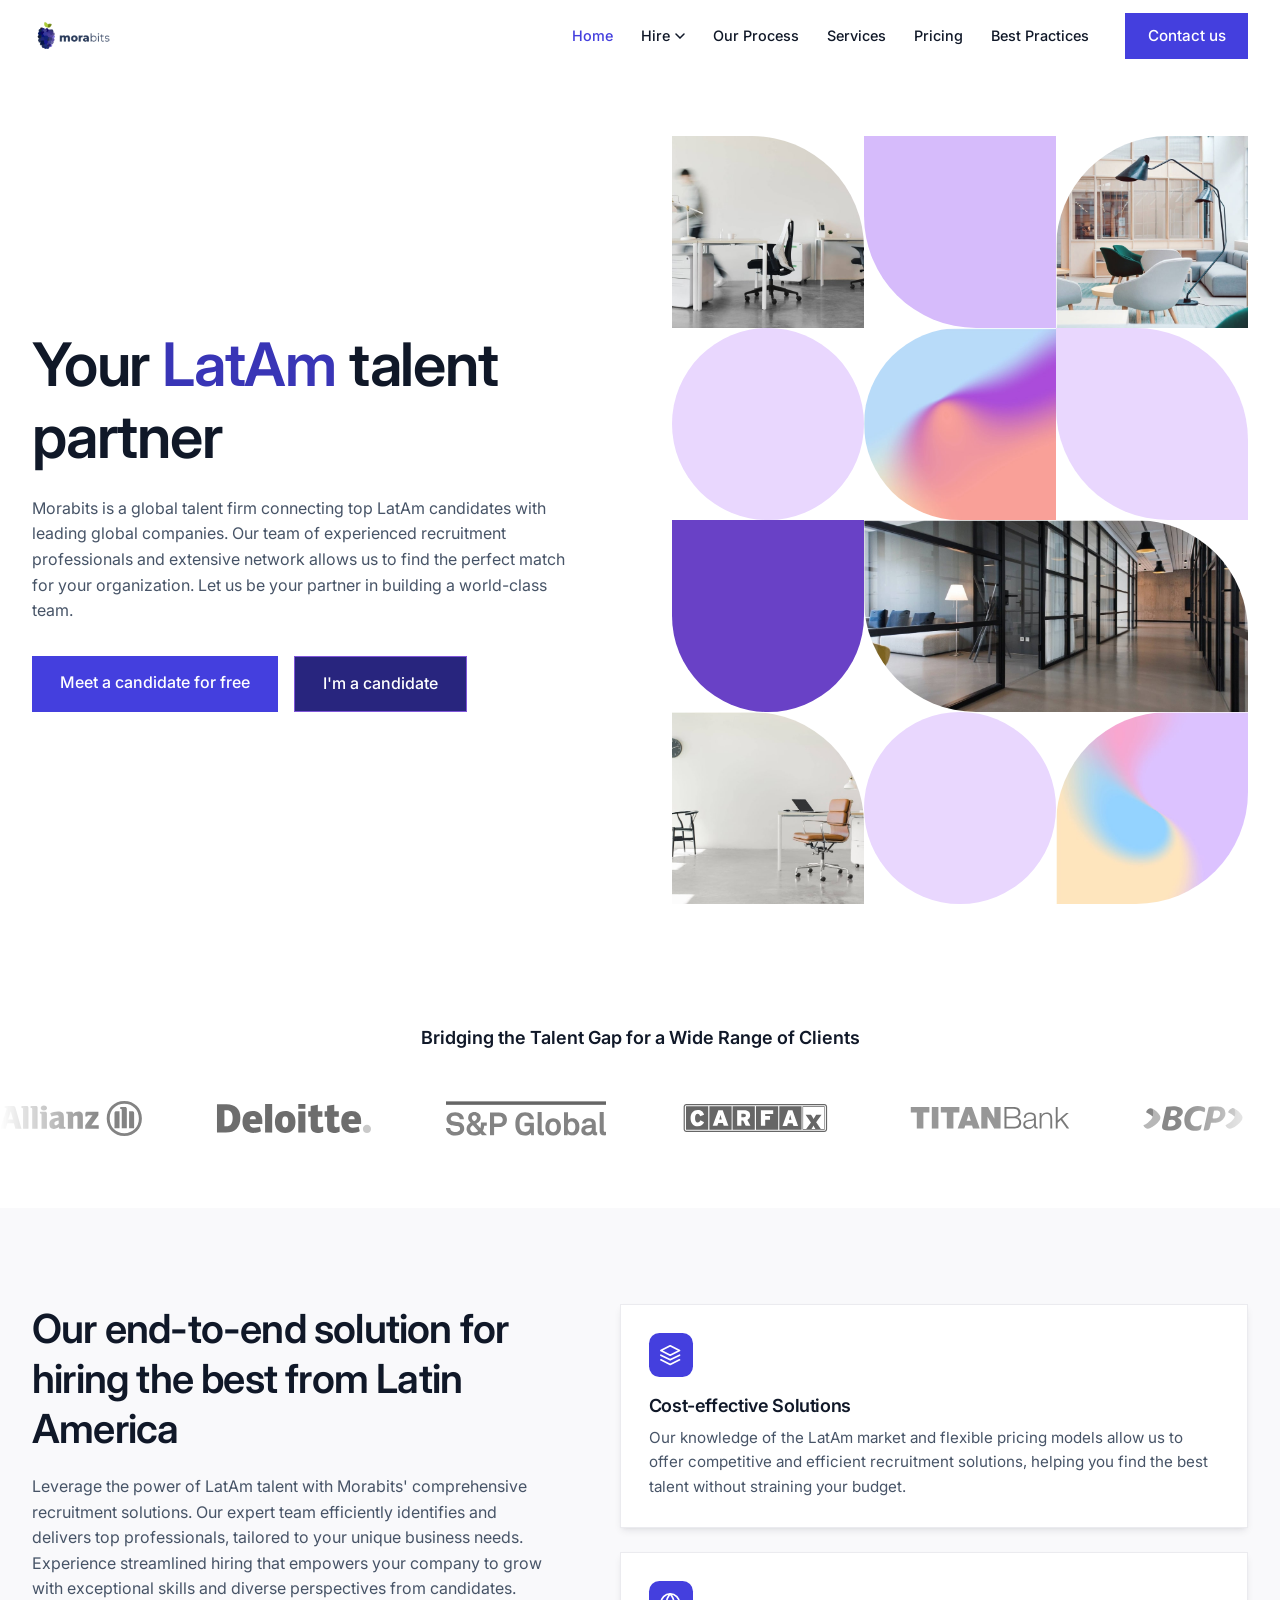
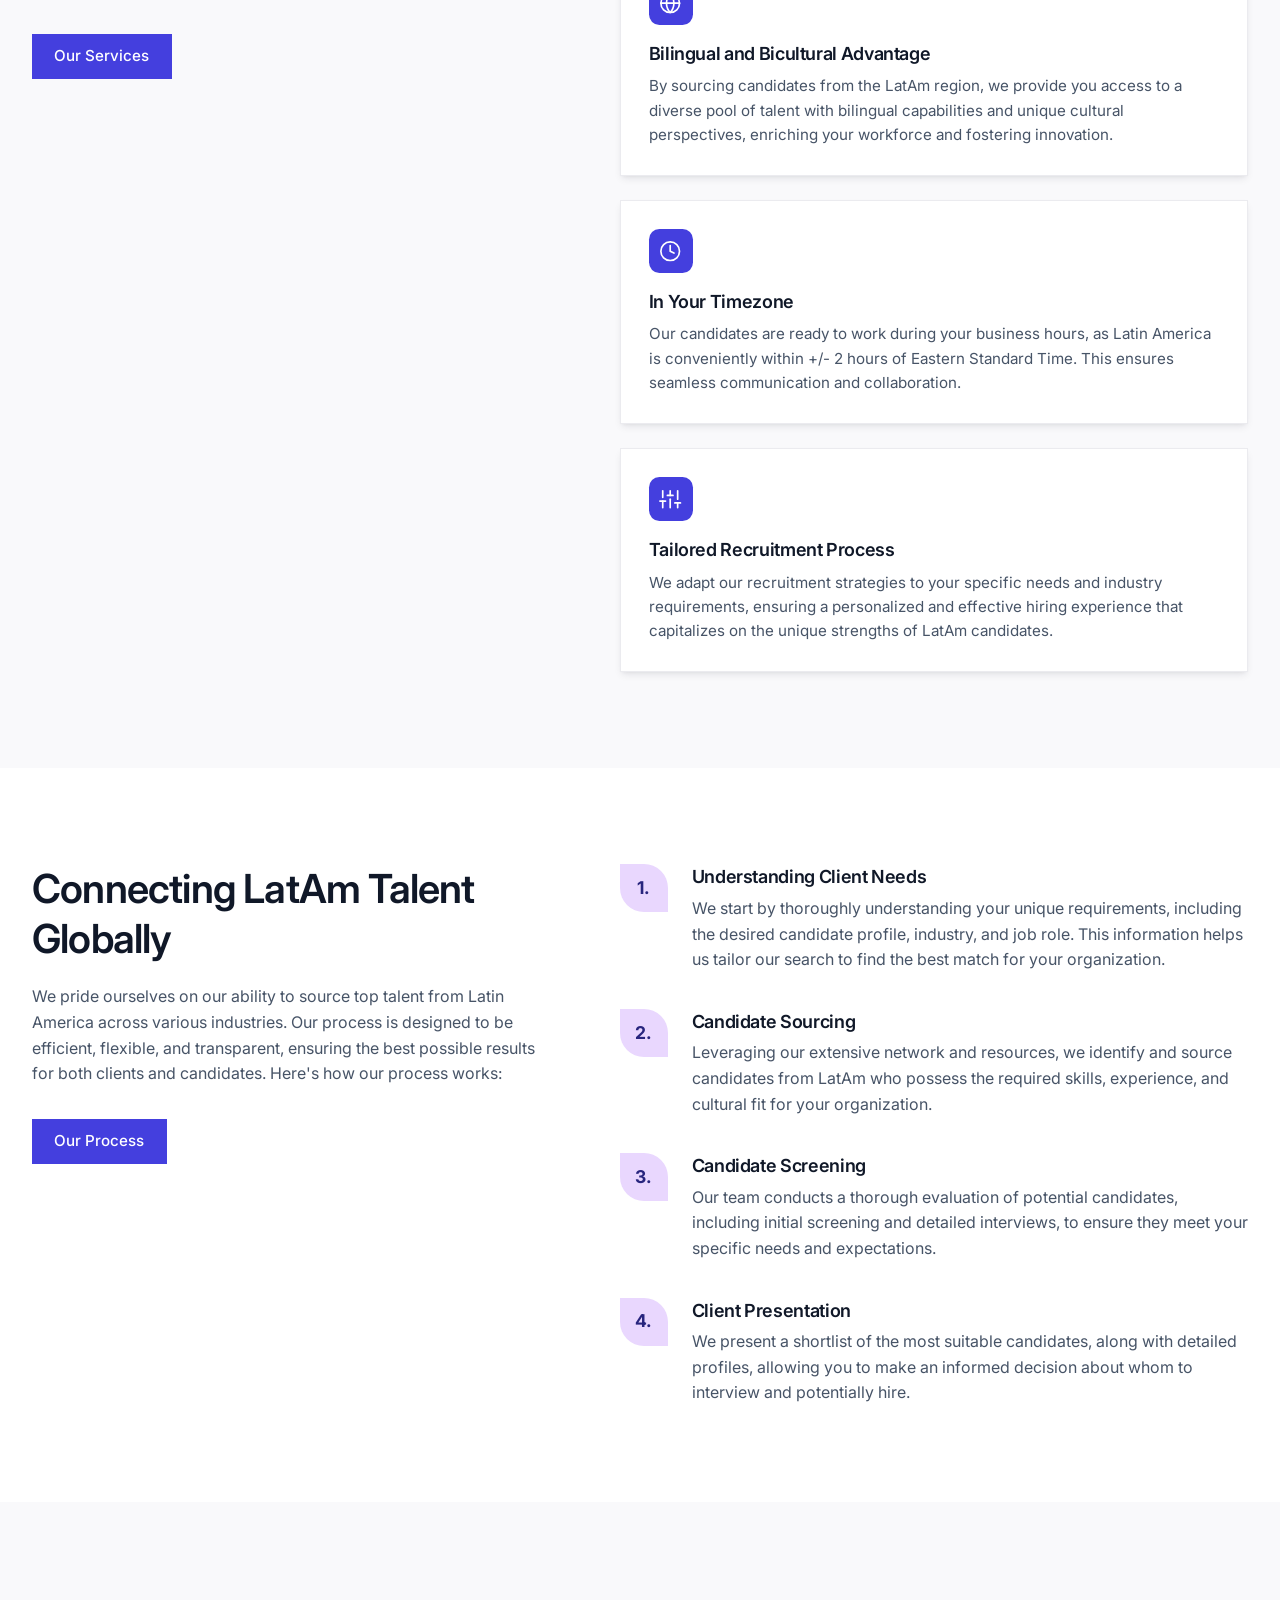
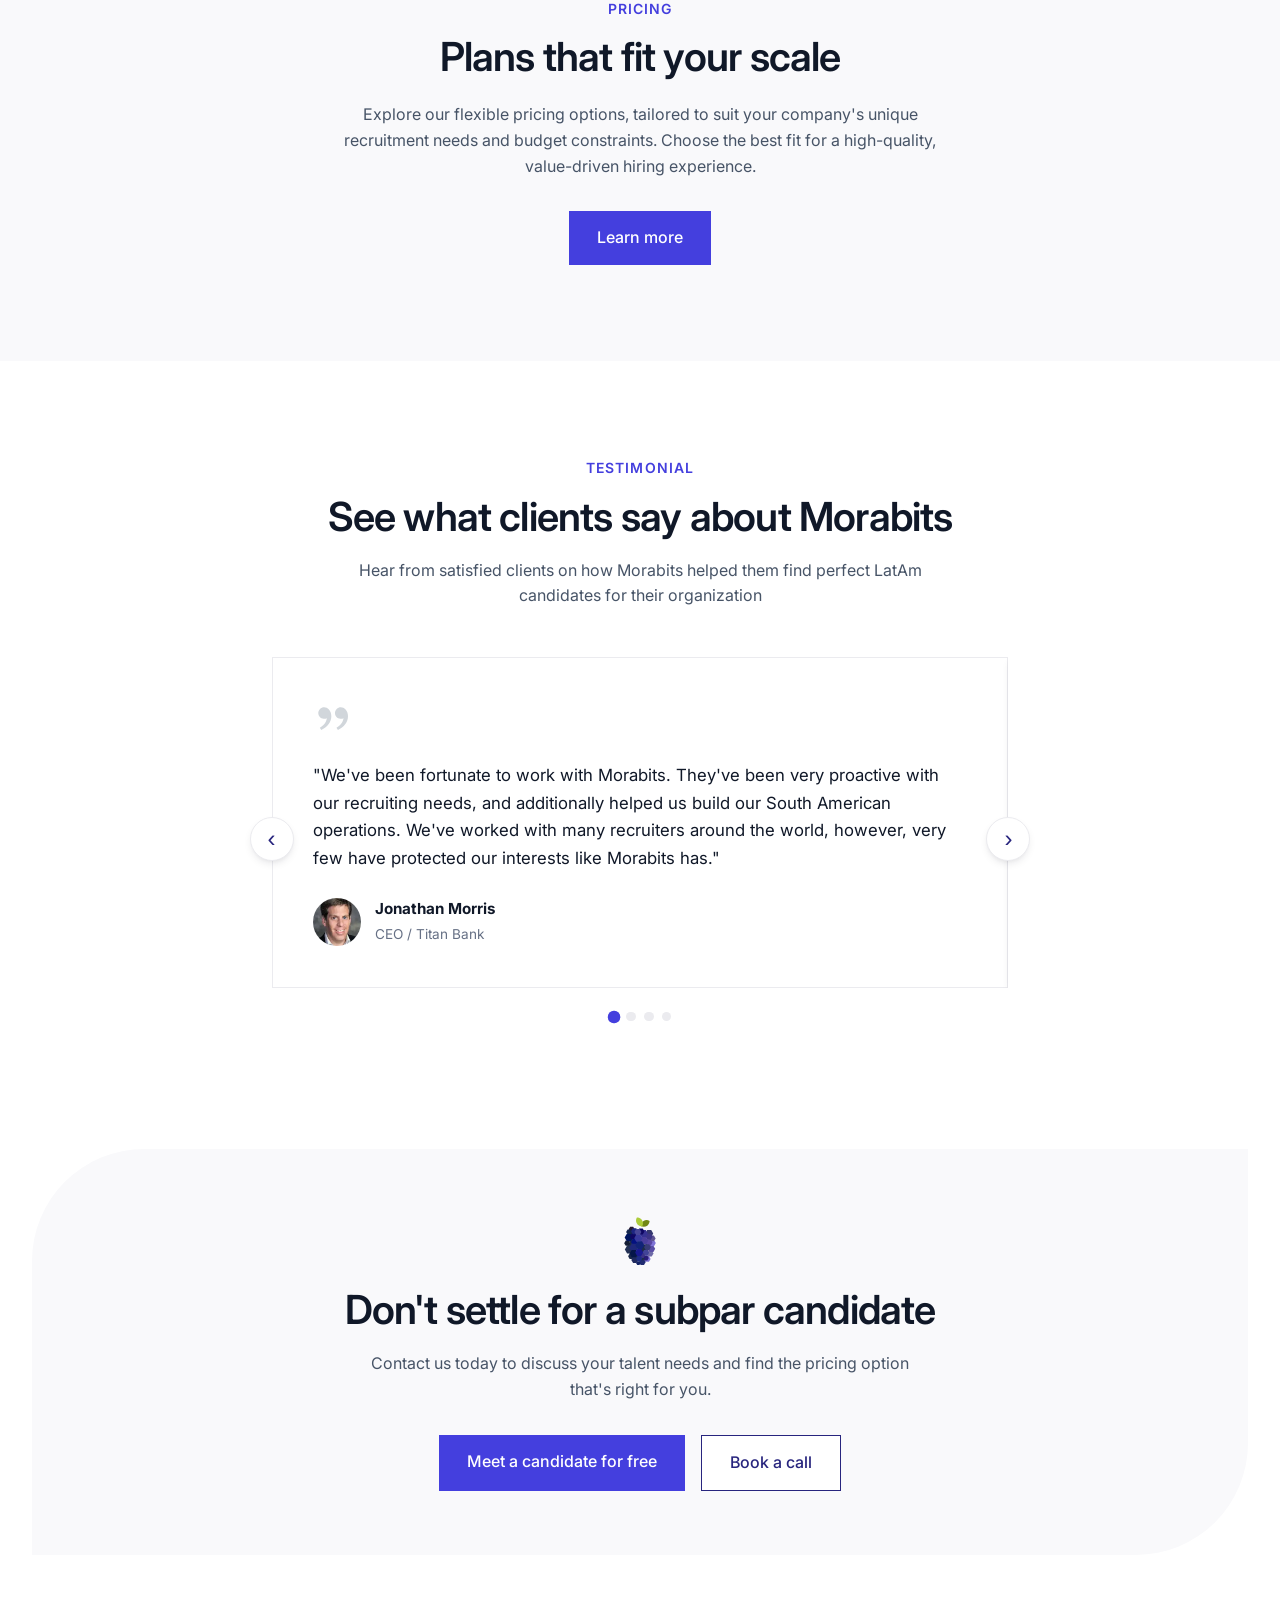
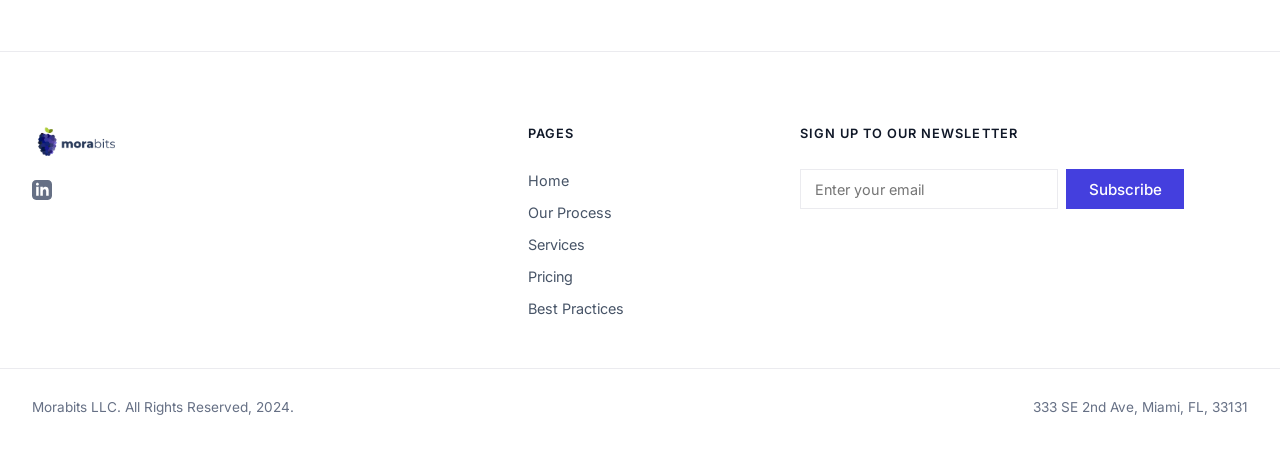
<file: index.html>
<!DOCTYPE html>
<html lang="en">
<head>
  <meta charset="utf-8">
  <meta name="viewport" content="width=device-width, initial-scale=1">
  <title>Morabits – Your LatAm headhunting partner</title>
  <meta name="description" content="Morabits is a global talent firm connecting top LatAm candidates with leading global companies.">
  <link rel="icon" type="image/svg+xml" href="assets/morabits_mora.svg">
  <link rel="preconnect" href="https://fonts.googleapis.com">
  <link rel="preconnect" href="https://fonts.gstatic.com" crossorigin>
  <link href="https://fonts.googleapis.com/css2?family=Inter:wght@200;300;400;500;600;700;800&display=swap" rel="stylesheet">
  <link rel="stylesheet" href="css/style.css">
</head>
<body>

  <!-- ============ NAVBAR ============ -->
  <header class="navbar" id="navbar">
    <div class="container nav-inner">
      <a href="#home" class="nav-logo" aria-label="Morabits home">
        <img src="assets/morabits_logo.png" alt="Morabits" height="34">
      </a>

      <nav class="nav-menu" id="navMenu">
        <a href="#home" class="nav-link is-active">Home</a>

        <div class="nav-dropdown">
          <button class="nav-link nav-dd-toggle" aria-expanded="false">
            Hire
            <svg width="10" height="6" viewBox="0 0 10 6" fill="none"><path d="M1 1l4 4 4-4" stroke="currentColor" stroke-width="1.5" stroke-linecap="round"/></svg>
          </button>
          <div class="nav-dd-panel">
            <div class="nav-dd-grid">
              <div class="nav-dd-col">
                <p class="nav-dd-label">Engineering &amp; Design</p>
                <a href="https://form.typeform.com/to/HAAGqLdA">Software Engineer</a>
                <a href="https://form.typeform.com/to/HAAGqLdA">Front-End Engineer</a>
                <a href="https://form.typeform.com/to/HAAGqLdA">Back-End Engineer</a>
                <a href="https://form.typeform.com/to/HAAGqLdA">Mobile Developer</a>
                <a href="https://form.typeform.com/to/HAAGqLdA">DevOps Engineer</a>
                <a href="https://form.typeform.com/to/HAAGqLdA">Data Engineer</a>
                <a href="https://form.typeform.com/to/HAAGqLdA">QA Engineer</a>
                <a href="https://form.typeform.com/to/HAAGqLdA">UX/UI Designer</a>
                <a href="https://form.typeform.com/to/HAAGqLdA">Graphic Designer</a>
              </div>
              <div class="nav-dd-col">
                <p class="nav-dd-label">Marketing &amp; Sales</p>
                <a href="https://form.typeform.com/to/HAAGqLdA">SDR</a>
                <a href="https://form.typeform.com/to/HAAGqLdA">Community Manager</a>
                <a href="https://form.typeform.com/to/HAAGqLdA">Digital Marketing Manager</a>
                <a href="https://form.typeform.com/to/HAAGqLdA">Email Marketing Specialist</a>
                <a href="https://form.typeform.com/to/HAAGqLdA">Growth Marketing Manager</a>
                <a href="https://form.typeform.com/to/HAAGqLdA">Inbound Sales Rep</a>
                <a href="https://form.typeform.com/to/HAAGqLdA">Outbound Sales Rep</a>
                <a href="https://form.typeform.com/to/HAAGqLdA">Marketing Assistant</a>
                <a href="https://form.typeform.com/to/HAAGqLdA">Copywriter</a>
              </div>
              <div class="nav-dd-col">
                <p class="nav-dd-label">Finance</p>
                <a href="https://form.typeform.com/to/HAAGqLdA">Accountant</a>
                <a href="https://form.typeform.com/to/HAAGqLdA">Bookkeeper</a>
                <a href="https://form.typeform.com/to/HAAGqLdA">Financial Analyst</a>
                <a href="https://form.typeform.com/to/HAAGqLdA">Investment Analyst</a>
                <a href="https://form.typeform.com/to/HAAGqLdA">Payroll Specialist</a>
                <a href="https://form.typeform.com/to/HAAGqLdA">Staff Accountant</a>
              </div>
              <div class="nav-dd-col">
                <p class="nav-dd-label">Operations</p>
                <a href="https://form.typeform.com/to/HAAGqLdA">Customer Support Rep</a>
                <a href="https://form.typeform.com/to/HAAGqLdA">Executive Assistant</a>
                <a href="https://form.typeform.com/to/HAAGqLdA">Recruiter</a>
                <a href="https://form.typeform.com/to/HAAGqLdA">Virtual Assistant</a>
              </div>
            </div>
          </div>
        </div>

        <a href="#process" class="nav-link">Our Process</a>
        <a href="#services" class="nav-link">Services</a>
        <a href="#pricing" class="nav-link">Pricing</a>
        <a href="#testimonials" class="nav-link">Best Practices</a>
        <a href="https://form.typeform.com/to/HAAGqLdA" class="btn btn-primary nav-cta">Contact us</a>
      </nav>

      <button class="nav-burger" id="navBurger" aria-label="Open menu" aria-expanded="false">
        <span></span><span></span><span></span>
      </button>
    </div>
  </header>

  <!-- ============ HERO ============ -->
  <section class="hero" id="home">
    <div class="container hero-grid">
      <div class="hero-content reveal">
        <h1>Your <span class="accent">LatAm</span> talent partner</h1>
        <p class="hero-sub">Morabits is a global talent firm connecting top LatAm candidates with leading global companies. Our team of experienced recruitment professionals and extensive network allows us to find the perfect match for your organization. Let us be your partner in building a world-class team.</p>
        <div class="hero-actions">
          <a href="https://form.typeform.com/to/HAAGqLdA" class="btn btn-primary btn-lg">Meet a candidate for free</a>
          <a href="https://form.typeform.com/to/HAAGqLdA" class="btn btn-dark btn-lg">I'm a candidate</a>
        </div>
      </div>

      <div class="hero-mosaic reveal" aria-hidden="true">
        <img class="m01" src="assets/shape-11.jpg" alt="">
        <div  class="m02 shape-fill lilac"></div>
        <img class="m03" src="assets/shape-04.jpg" alt="">
        <div  class="m04 shape-fill lavender circle"></div>
        <img class="m05" src="assets/shape-06.jpg" alt="">
        <div  class="m06 shape-fill lavender"></div>
        <div  class="m07 shape-fill violet"></div>
        <img class="m08" src="assets/shape-02.jpg" alt="">
        <img class="m09" src="assets/shape-08.jpg" alt="">
        <div  class="m10 shape-fill lavender circle"></div>
        <img class="m11" src="assets/shape-01.jpg" alt="">
      </div>
    </div>
  </section>

  <!-- ============ CLIENT LOGOS ============ -->
  <section class="logos" id="clients">
    <div class="container">
      <p class="logos-title reveal">Bridging the Talent Gap for a Wide Range of Clients</p>
    </div>
    <div class="marquee reveal" aria-label="Client logos">
      <div class="marquee-track">
        <!-- set 1 -->
        <img src="assets/client_allianz.svg" alt="Allianz">
        <img src="assets/client_deloitte.svg" alt="Deloitte">
        <img src="assets/client_spglobal.svg" alt="S&amp;P Global">
        <img src="assets/client_carfax.svg" alt="CARFAX">
        <img src="assets/client_titanbank.svg" alt="Titan Bank">
        <img src="assets/client_bcp.svg" alt="BCP">
        <img src="assets/client_factoryfix.png" alt="FactoryFix">
        <img src="assets/client_hydepark.png" alt="Hyde Park">
        <img src="assets/client_shipit.png" alt="Shipit">
        <img src="assets/client_psa.png" alt="PSA Peugeot Citroën">
        <img src="assets/client_passthekeys.png" alt="Pass the Keys">
        <img src="assets/client_gradient.png" alt="Gradient">
        <img src="assets/client_bloack.webp" alt="Bloack">
        <img src="assets/client_civic.png" alt="Civic">
        <img src="assets/client_logodark.png" alt="Client logo">
        <!-- set 2 (duplicate for seamless loop) -->
        <img src="assets/client_allianz.svg" alt="">
        <img src="assets/client_deloitte.svg" alt="">
        <img src="assets/client_spglobal.svg" alt="">
        <img src="assets/client_carfax.svg" alt="">
        <img src="assets/client_titanbank.svg" alt="">
        <img src="assets/client_bcp.svg" alt="">
        <img src="assets/client_factoryfix.png" alt="">
        <img src="assets/client_hydepark.png" alt="">
        <img src="assets/client_shipit.png" alt="">
        <img src="assets/client_psa.png" alt="">
        <img src="assets/client_passthekeys.png" alt="">
        <img src="assets/client_gradient.png" alt="">
        <img src="assets/client_bloack.webp" alt="">
        <img src="assets/client_civic.png" alt="">
        <img src="assets/client_logodark.png" alt="">
      </div>
    </div>
  </section>

  <!-- ============ SERVICES ============ -->
  <section class="section section-soft" id="services">
    <div class="container services-grid">
      <div class="services-intro reveal">
        <h2>Our end-to-end solution for hiring the best from Latin America</h2>
        <p>Leverage the power of LatAm talent with Morabits' comprehensive recruitment solutions. Our expert team efficiently identifies and delivers top professionals, tailored to your unique business needs. Experience streamlined hiring that empowers your company to grow with exceptional skills and diverse perspectives from candidates.</p>
        <a href="#process" class="btn btn-primary">Our Services</a>
      </div>
      <div class="services-cards">
        <article class="card reveal">
          <div class="card-icon">
            <svg viewBox="0 0 24 24" fill="none" stroke="currentColor" stroke-width="1.8" stroke-linecap="round" stroke-linejoin="round"><path d="M12 2 2 7l10 5 10-5-10-5Z"/><path d="m2 12 10 5 10-5"/><path d="m2 17 10 5 10-5"/></svg>
          </div>
          <h3>Cost-effective Solutions</h3>
          <p>Our knowledge of the LatAm market and flexible pricing models allow us to offer competitive and efficient recruitment solutions, helping you find the best talent without straining your budget.</p>
        </article>
        <article class="card reveal">
          <div class="card-icon">
            <svg viewBox="0 0 24 24" fill="none" stroke="currentColor" stroke-width="1.8" stroke-linecap="round" stroke-linejoin="round"><circle cx="12" cy="12" r="10"/><path d="M2 12h20"/><path d="M12 2a15.3 15.3 0 0 1 4 10 15.3 15.3 0 0 1-4 10 15.3 15.3 0 0 1-4-10 15.3 15.3 0 0 1 4-10Z"/></svg>
          </div>
          <h3>Bilingual and Bicultural Advantage</h3>
          <p>By sourcing candidates from the LatAm region, we provide you access to a diverse pool of talent with bilingual capabilities and unique cultural perspectives, enriching your workforce and fostering innovation.</p>
        </article>
        <article class="card reveal">
          <div class="card-icon">
            <svg viewBox="0 0 24 24" fill="none" stroke="currentColor" stroke-width="1.8" stroke-linecap="round" stroke-linejoin="round"><circle cx="12" cy="12" r="10"/><path d="M12 6v6l4 2"/></svg>
          </div>
          <h3>In Your Timezone</h3>
          <p>Our candidates are ready to work during your business hours, as Latin America is conveniently within +/- 2 hours of Eastern Standard Time. This ensures seamless communication and collaboration.</p>
        </article>
        <article class="card reveal">
          <div class="card-icon">
            <svg viewBox="0 0 24 24" fill="none" stroke="currentColor" stroke-width="1.8" stroke-linecap="round" stroke-linejoin="round"><path d="M4 21v-7"/><path d="M4 10V3"/><path d="M12 21v-9"/><path d="M12 8V3"/><path d="M20 21v-5"/><path d="M20 12V3"/><path d="M1 14h6"/><path d="M9 8h6"/><path d="M17 16h6"/></svg>
          </div>
          <h3>Tailored Recruitment Process</h3>
          <p>We adapt our recruitment strategies to your specific needs and industry requirements, ensuring a personalized and effective hiring experience that capitalizes on the unique strengths of LatAm candidates.</p>
        </article>
      </div>
    </div>
  </section>

  <!-- ============ PROCESS ============ -->
  <section class="section" id="process">
    <div class="container process-grid">
      <div class="process-intro reveal">
        <h2>Connecting LatAm Talent Globally</h2>
        <p>We pride ourselves on our ability to source top talent from Latin America across various industries. Our process is designed to be efficient, flexible, and transparent, ensuring the best possible results for both clients and candidates. Here's how our process works:</p>
        <a href="https://form.typeform.com/to/HAAGqLdA" class="btn btn-primary">Our Process</a>
      </div>
      <ol class="process-steps">
        <li class="step reveal">
          <span class="step-num">1.</span>
          <div>
            <h3>Understanding Client Needs</h3>
            <p>We start by thoroughly understanding your unique requirements, including the desired candidate profile, industry, and job role. This information helps us tailor our search to find the best match for your organization.</p>
          </div>
        </li>
        <li class="step reveal">
          <span class="step-num">2.</span>
          <div>
            <h3>Candidate Sourcing</h3>
            <p>Leveraging our extensive network and resources, we identify and source candidates from LatAm who possess the required skills, experience, and cultural fit for your organization.</p>
          </div>
        </li>
        <li class="step reveal">
          <span class="step-num">3.</span>
          <div>
            <h3>Candidate Screening</h3>
            <p>Our team conducts a thorough evaluation of potential candidates, including initial screening and detailed interviews, to ensure they meet your specific needs and expectations.</p>
          </div>
        </li>
        <li class="step reveal">
          <span class="step-num">4.</span>
          <div>
            <h3>Client Presentation</h3>
            <p>We present a shortlist of the most suitable candidates, along with detailed profiles, allowing you to make an informed decision about whom to interview and potentially hire.</p>
          </div>
        </li>
      </ol>
    </div>
  </section>

  <!-- ============ PRICING ============ -->
  <section class="section section-soft pricing" id="pricing">
    <div class="container pricing-inner reveal">
      <p class="eyebrow">Pricing</p>
      <h2>Plans that fit your scale</h2>
      <p class="pricing-sub">Explore our flexible pricing options, tailored to suit your company's unique recruitment needs and budget constraints. Choose the best fit for a high-quality, value-driven hiring experience.</p>
      <a href="https://form.typeform.com/to/HAAGqLdA" class="btn btn-primary btn-lg">Learn more</a>
    </div>
  </section>

  <!-- ============ TESTIMONIALS ============ -->
  <section class="section testimonials" id="testimonials">
    <div class="container">
      <p class="eyebrow reveal">Testimonial</p>
      <h2 class="reveal">See what clients say about Morabits</h2>
      <p class="testimonials-sub reveal">Hear from satisfied clients on how Morabits helped them find perfect LatAm candidates for their organization</p>

      <div class="slider reveal" id="slider">
        <div class="slider-mask">
          <div class="slider-track" id="sliderTrack">
            <figure class="t-card">
              <img class="t-quote" src="assets/quote.svg" alt="" aria-hidden="true">
              <blockquote>"We've been fortunate to work with Morabits. They've been very proactive with our recruiting needs, and additionally helped us build our South American operations. We've worked with many recruiters around the world, however, very few have protected our interests like Morabits has."</blockquote>
              <figcaption>
                <img src="assets/photo_jonathan.webp" alt="Jonathan Morris">
                <div><strong>Jonathan Morris</strong><span>CEO / Titan Bank</span></div>
              </figcaption>
            </figure>
            <figure class="t-card">
              <img class="t-quote" src="assets/quote.svg" alt="" aria-hidden="true">
              <blockquote>"The team at Morabits was outstanding in supporting us with a number of roles. Latin America represents a fantastic opportunity for talent, but without their expert knowledge of local markets, we would not have found such high-quality members for our team."</blockquote>
              <figcaption>
                <img src="assets/photo_ian.webp" alt="Ian Tyrrell">
                <div><strong>Ian Tyrrell</strong><span>CTO / Pass the Keys</span></div>
              </figcaption>
            </figure>
            <figure class="t-card">
              <img class="t-quote" src="assets/quote.svg" alt="" aria-hidden="true">
              <blockquote>"Morabits has helped us rapidly source, interview, and hire strong candidates. I would recommend his recruiting services to anyone building an international engineering team."</blockquote>
              <figcaption>
                <img src="assets/photo_john.webp" alt="John Loeber">
                <div><strong>John Loeber</strong><span>CEO / Limit</span></div>
              </figcaption>
            </figure>
            <figure class="t-card">
              <img class="t-quote" src="assets/quote.svg" alt="" aria-hidden="true">
              <blockquote>"The Morabits team has been instrumental in our talent search in Latin America. They're professional, above and beyond supportive, and will get the job done."</blockquote>
              <figcaption>
                <img src="assets/photo_agree.jpeg" alt="Agree Ahmed">
                <div><strong>Agree Ahmed</strong><span>Co-Founder / NUMI</span></div>
              </figcaption>
            </figure>
          </div>
        </div>
        <button class="slider-arrow prev" id="prevBtn" aria-label="Previous testimonial">&#8249;</button>
        <button class="slider-arrow next" id="nextBtn" aria-label="Next testimonial">&#8250;</button>
        <div class="slider-dots" id="sliderDots"></div>
      </div>
    </div>
  </section>

  <!-- ============ CTA ============ -->
  <section class="section cta-section">
    <div class="container">
      <div class="cta-block reveal">
        <div class="cta-icon">
          <img src="assets/morabits_mora.svg" alt="" aria-hidden="true">
        </div>
        <h2>Don't settle for a subpar candidate</h2>
        <p>Contact us today to discuss your talent needs and find the pricing option that's right for you.</p>
        <div class="cta-actions">
          <a href="https://form.typeform.com/to/HAAGqLdA" class="btn btn-primary btn-lg">Meet a candidate for free</a>
          <a href="https://outlook.office365.com/owa/calendar/Sales@morabits.net/bookings/" class="btn btn-outline btn-lg">Book a call</a>
        </div>
      </div>
    </div>
  </section>

  <!-- ============ FOOTER ============ -->
  <footer class="footer">
    <div class="container footer-grid">
      <div class="footer-brand">
        <img src="assets/morabits_logo.png" alt="Morabits" height="36">
        <a class="footer-social" href="https://www.linkedin.com/company/morabits" aria-label="Morabits on LinkedIn">
          <svg width="20" height="20" viewBox="0 0 24 24" fill="currentColor"><path d="M19 0h-14c-2.76 0-5 2.24-5 5v14c0 2.76 2.24 5 5 5h14c2.76 0 5-2.24 5-5v-14c0-2.76-2.24-5-5-5zm-11 19h-3v-11h3v11zm-1.5-12.27c-.97 0-1.75-.79-1.75-1.76s.78-1.76 1.75-1.76 1.75.79 1.75 1.76-.78 1.76-1.75 1.76zm13.5 12.27h-3v-5.6c0-3.37-4-3.11-4 0v5.6h-3v-11h3v1.77c1.4-2.59 7-2.78 7 2.47v6.76z"/></svg>
        </a>
      </div>
      <nav class="footer-col" aria-label="Pages">
        <p class="footer-label">Pages</p>
        <a href="#home">Home</a>
        <a href="#process">Our Process</a>
        <a href="#services">Services</a>
        <a href="#pricing">Pricing</a>
        <a href="#testimonials">Best Practices</a>
      </nav>
      <div class="footer-col footer-news">
        <p class="footer-label">Sign up to our newsletter</p>
        <form class="footer-form" id="newsForm" novalidate>
          <input type="email" name="email" placeholder="Enter your email" required aria-label="Email address">
          <button type="submit" class="btn btn-primary">Subscribe</button>
        </form>
        <p class="footer-form-ok" id="newsOk" hidden>Thank you! We'll be in touch.</p>
      </div>
    </div>
    <div class="container footer-legal">
      <p>Morabits LLC. All Rights Reserved, 2024.</p>
      <p>333 SE 2nd Ave, Miami, FL, 33131</p>
    </div>
  </footer>

  <script src="js/main.js"></script>
</body>
</html>
</file>
<file: css/style.css>
/* ==========================================================
   Morabits — manual de marca
   Primary:      #443FDE   (buttons, links)
   Primary dark: #3935B6   (hero accent, hovers)
   Deep indigo:  #28257E   (secondary button)
   Violet:       #6941C6   (geometric shape)
   Border:       #7F56D9
   Lavender:     #E9D7FE / Lilac: #D6BBFB (shapes)
   Ink:          #101828   (headings)
   Body gray:    #475467
   Neutral:      #F9F9FB / #EBEBEF
   Type:         Inter
   ========================================================== */

:root {
  --primary: #443FDE;
  --primary-dark: #3935B6;
  --indigo-deep: #28257E;
  --violet: #6941C6;
  --border-purple: #7F56D9;
  --lavender: #E9D7FE;
  --lilac: #D6BBFB;
  --ink: #101828;
  --body: #475467;
  --muted: #667085;
  --neutral-100: #F9F9FB;
  --neutral-200: #EBEBEF;
  --white: #fff;
  --radius-petal: 7rem;
  --shadow-card: 0 4px 8px -2px rgba(16, 24, 40, .1), 0 2px 4px -2px rgba(16, 24, 40, .06);
  --shadow-lift: 0 20px 40px -8px rgba(40, 37, 126, .18);
  --font: 'Inter', system-ui, -apple-system, 'Segoe UI', Roboto, sans-serif;
}

* { margin: 0; padding: 0; box-sizing: border-box; }
html { scroll-behavior: smooth; }

body {
  font-family: var(--font);
  font-size: 1rem;
  line-height: 1.6;
  color: var(--body);
  background: var(--white);
  -webkit-font-smoothing: antialiased;
}

img { max-width: 100%; display: block; }
a { text-decoration: none; color: var(--primary); }

.container {
  max-width: 80rem;
  margin: 0 auto;
  padding: 0 2rem;
}

h1, h2, h3 { color: var(--ink); font-weight: 600; letter-spacing: -0.02em; }
h1 { font-size: clamp(2.5rem, 5vw, 3.75rem); line-height: 1.2; }
h2 { font-size: clamp(1.75rem, 3.4vw, 2.5rem); line-height: 1.25; }
h3 { font-size: 1.125rem; line-height: 1.4; }

.accent { color: var(--primary-dark); }

.eyebrow {
  color: var(--primary);
  font-weight: 600;
  font-size: .875rem;
  text-transform: uppercase;
  letter-spacing: .08em;
  margin-bottom: .75rem;
}

/* ---------- Buttons (brand: square corners) ---------- */
.btn {
  display: inline-block;
  padding: .65rem 1.4rem;
  font-family: var(--font);
  font-size: .95rem;
  font-weight: 500;
  border: 0;
  border-radius: 0;
  cursor: pointer;
  transition: background-color .2s ease, transform .2s ease, box-shadow .2s ease;
}
.btn-lg { padding: .9rem 1.75rem; font-size: 1rem; }
.btn-primary { background: var(--primary); color: var(--white); }
.btn-primary:hover { background: var(--primary-dark); transform: translateY(-2px); box-shadow: var(--shadow-lift); }
.btn-dark { background: var(--indigo-deep); color: var(--white); border: 1px solid var(--border-purple); }
.btn-dark:hover { background: #1E1E48; transform: translateY(-2px); box-shadow: var(--shadow-lift); }
.btn-outline { background: var(--white); color: var(--indigo-deep); border: 1px solid var(--indigo-deep); }
.btn-outline:hover { background: var(--indigo-deep); color: var(--white); transform: translateY(-2px); }

/* ---------- Navbar ---------- */
.navbar {
  position: sticky;
  top: 0;
  z-index: 100;
  background: rgba(255, 255, 255, .92);
  backdrop-filter: blur(10px);
  -webkit-backdrop-filter: blur(10px);
  transition: box-shadow .25s ease;
}
.navbar.is-scrolled { box-shadow: 0 1px 0 var(--neutral-200), 0 8px 24px -16px rgba(16, 24, 40, .2); }

.nav-inner {
  display: flex;
  align-items: center;
  justify-content: space-between;
  gap: 2rem;
  height: 4.5rem;
}
.nav-logo img { height: 2.1rem; width: auto; }

.nav-menu { display: flex; align-items: center; gap: 1.75rem; }
.nav-link {
  color: var(--ink);
  font-size: .9rem;
  font-weight: 500;
  background: none;
  border: 0;
  font-family: var(--font);
  cursor: pointer;
  display: inline-flex;
  align-items: center;
  gap: .35rem;
  padding: .25rem 0;
  transition: color .15s ease;
}
.nav-link:hover, .nav-link.is-active { color: var(--primary); }
.nav-cta { margin-left: .5rem; }

/* Hire mega-dropdown */
.nav-dropdown { position: relative; }
.nav-dd-panel {
  position: absolute;
  top: calc(100% + 1rem);
  left: 50%;
  transform: translateX(-30%) translateY(8px);
  background: var(--white);
  border: 1px solid var(--neutral-200);
  box-shadow: 0 24px 48px -12px rgba(16, 24, 40, .18);
  padding: 1.75rem 2rem;
  opacity: 0;
  visibility: hidden;
  transition: opacity .2s ease, transform .2s ease, visibility .2s;
  width: max-content;
  max-width: min(58rem, 90vw);
}
.nav-dropdown:hover .nav-dd-panel,
.nav-dropdown:focus-within .nav-dd-panel {
  opacity: 1;
  visibility: visible;
  transform: translateX(-30%) translateY(0);
}
.nav-dd-grid { display: grid; grid-template-columns: repeat(4, auto); gap: 2.5rem; }
.nav-dd-label {
  color: var(--violet);
  font-size: .75rem;
  font-weight: 600;
  text-transform: uppercase;
  letter-spacing: .06em;
  margin-bottom: .6rem;
}
.nav-dd-col { display: flex; flex-direction: column; gap: .35rem; }
.nav-dd-col a { color: var(--ink); font-size: .875rem; font-weight: 500; white-space: nowrap; }
.nav-dd-col a:hover { color: var(--primary); }

.nav-burger { display: none; background: none; border: 0; cursor: pointer; padding: .5rem; }
.nav-burger span { display: block; width: 22px; height: 2px; background: var(--ink); margin: 5px 0; transition: transform .2s ease, opacity .2s ease; }

/* ---------- Hero ---------- */
.hero { overflow: hidden; }
.hero-grid {
  display: grid;
  grid-template-columns: 1fr 1fr;
  gap: 4rem;
  align-items: center;
  padding-top: 4rem;
  padding-bottom: 4rem;
}
.hero-sub { margin: 1.5rem 0 2rem; max-width: 34rem; }
.hero-actions { display: flex; gap: 1rem; flex-wrap: wrap; }

/* Geometric mosaic — same composition as the Webflow original */
.hero-mosaic {
  display: grid;
  grid-template-columns: repeat(3, 1fr);
  grid-auto-rows: 1fr;
}
.hero-mosaic > * { width: 100%; height: 100%; aspect-ratio: 1; object-fit: cover; }
.shape-fill.lavender { background: var(--lavender); }
.shape-fill.lilac { background: var(--lilac); }
.shape-fill.violet { background: var(--violet); }
.shape-fill.circle { border-radius: 50% !important; }

.m01 { border-top-right-radius: var(--radius-petal); }
.m02 { border-bottom-left-radius: var(--radius-petal); }
.m03 { border-top-left-radius: var(--radius-petal); }
.m04 { border-radius: 50%; }
.m05 { border-top-left-radius: var(--radius-petal); border-bottom-left-radius: var(--radius-petal); }
.m06 { border-top-right-radius: var(--radius-petal); border-bottom-left-radius: var(--radius-petal); }
.m07 { border-bottom-right-radius: var(--radius-petal); border-bottom-left-radius: var(--radius-petal); }
.m08 { grid-column: span 2; aspect-ratio: 2 / 1; border-top-right-radius: var(--radius-petal); border-bottom-left-radius: var(--radius-petal); }
.m09 { border-top-right-radius: var(--radius-petal); }
.m10 { border-radius: 50%; }
.m11 { border-top-left-radius: var(--radius-petal); border-bottom-right-radius: var(--radius-petal); }

.hero-mosaic > * { transition: transform .35s ease; }
.hero-mosaic > *:hover { transform: scale(1.04); }

/* ---------- Logos marquee ---------- */
.logos { padding: 3.5rem 0 4rem; }
.logos-title {
  text-align: center;
  color: var(--ink);
  font-weight: 600;
  font-size: 1.125rem;
  margin-bottom: 2.5rem;
}
.marquee {
  overflow: hidden;
  position: relative;
  -webkit-mask-image: linear-gradient(to right, transparent, #000 8%, #000 92%, transparent);
  mask-image: linear-gradient(to right, transparent, #000 8%, #000 92%, transparent);
}
.marquee-track {
  display: flex;
  align-items: center;
  gap: 4.5rem;
  width: max-content;
  animation: marquee 45s linear infinite;
  padding: .5rem 0;
}
.marquee:hover .marquee-track { animation-play-state: paused; }
.marquee-track img {
  height: 2.2rem;
  width: auto;
  max-width: 10rem;
  object-fit: contain;
  filter: grayscale(1) opacity(.6);
  transition: filter .25s ease;
}
.marquee-track img:hover { filter: none; }
@keyframes marquee {
  from { transform: translateX(0); }
  to { transform: translateX(-50%); }
}

/* ---------- Sections ---------- */
.section { padding: 6rem 0; }
.section-soft { background: var(--neutral-100); }

/* ---------- Services ---------- */
.services-grid {
  display: grid;
  grid-template-columns: 5fr 6fr;
  gap: 4rem;
  align-items: start;
}
.services-intro { position: sticky; top: 7rem; }
.services-intro p { margin: 1.25rem 0 2rem; }
.services-cards { display: grid; gap: 1.5rem; }
.card {
  background: var(--white);
  padding: 1.75rem;
  box-shadow: var(--shadow-card);
  border: 1px solid var(--neutral-200);
  transition: transform .25s ease, box-shadow .25s ease;
}
.card:hover { transform: translateY(-4px); box-shadow: var(--shadow-lift); }
.card-icon {
  width: 2.75rem;
  height: 2.75rem;
  background: var(--primary);
  color: var(--white);
  border-radius: .65rem;
  display: grid;
  place-items: center;
  margin-bottom: 1rem;
}
.card-icon svg { width: 1.4rem; height: 1.4rem; }
.card h3 { margin-bottom: .5rem; }
.card p { font-size: .95rem; }

/* ---------- Process ---------- */
.process-grid {
  display: grid;
  grid-template-columns: 5fr 6fr;
  gap: 4rem;
  align-items: start;
}
.process-intro { position: sticky; top: 7rem; }
.process-intro p { margin: 1.25rem 0 2rem; }
.process-steps { list-style: none; display: grid; gap: 2.25rem; }
.step { display: flex; gap: 1.5rem; }
.step-num {
  flex: 0 0 auto;
  width: 3rem;
  height: 3rem;
  display: grid;
  place-items: center;
  background: var(--lavender);
  color: var(--indigo-deep);
  font-weight: 700;
  font-size: 1.1rem;
  border-bottom-left-radius: 1.5rem;
  border-top-right-radius: 1.5rem;
}
.step h3 { margin-bottom: .4rem; }

/* ---------- Pricing ---------- */
.pricing-inner { text-align: center; max-width: 44rem; }
.pricing-sub { margin: 1.25rem 0 2rem; }

/* ---------- Testimonials ---------- */
.testimonials { text-align: center; }
.testimonials-sub { max-width: 38rem; margin: 1rem auto 3rem; }

.slider { position: relative; max-width: 46rem; margin: 0 auto; }
.slider-mask { overflow: hidden; }
.slider-track {
  display: flex;
  transition: transform .5s cubic-bezier(.4, 0, .2, 1);
}
.t-card {
  flex: 0 0 100%;
  background: var(--white);
  border: 1px solid var(--neutral-200);
  box-shadow: var(--shadow-card);
  padding: 2.5rem;
  text-align: left;
  display: flex;
  flex-direction: column;
  gap: 1.5rem;
}
.t-quote { width: 2.5rem; height: 2.5rem; }
.t-card blockquote { color: var(--ink); font-size: 1.05rem; line-height: 1.65; }
.t-card figcaption { display: flex; align-items: center; gap: .9rem; margin-top: auto; }
.t-card figcaption img { width: 3rem; height: 3rem; border-radius: 50%; object-fit: cover; }
.t-card figcaption strong { display: block; color: var(--ink); font-size: .95rem; }
.t-card figcaption span { color: var(--muted); font-size: .85rem; }

.slider-arrow {
  position: absolute;
  top: 50%;
  transform: translateY(-50%);
  width: 2.75rem;
  height: 2.75rem;
  border-radius: 50%;
  border: 1px solid var(--neutral-200);
  background: var(--white);
  color: var(--indigo-deep);
  font-size: 1.5rem;
  line-height: 1;
  cursor: pointer;
  box-shadow: var(--shadow-card);
  transition: background .2s ease, color .2s ease;
  z-index: 2;
}
.slider-arrow:hover { background: var(--primary); color: var(--white); }
.slider-arrow.prev { left: -1.4rem; }
.slider-arrow.next { right: -1.4rem; }

.slider-dots { display: flex; justify-content: center; gap: .5rem; margin-top: 1.5rem; }
.slider-dots button {
  width: .6rem;
  height: .6rem;
  border-radius: 50%;
  border: 0;
  background: var(--neutral-200);
  cursor: pointer;
  transition: background .2s ease, transform .2s ease;
}
.slider-dots button.is-active { background: var(--primary); transform: scale(1.25); }

/* ---------- CTA ---------- */
.cta-section { padding-top: 2rem; }
.cta-block {
  background: var(--neutral-100);
  text-align: center;
  padding: 4rem 2rem;
  display: flex;
  flex-direction: column;
  align-items: center;
  gap: 1rem;
  border-top-left-radius: var(--radius-petal);
  border-bottom-right-radius: var(--radius-petal);
}
.cta-icon img { height: 3.5rem; }
.cta-block p { max-width: 34rem; }
.cta-actions { display: flex; gap: 1rem; flex-wrap: wrap; justify-content: center; margin-top: 1rem; }

/* ---------- Footer ---------- */
.footer { border-top: 1px solid var(--neutral-200); padding: 4.5rem 0 2.5rem; }
.footer-grid {
  display: grid;
  grid-template-columns: 2fr 1fr 2fr;
  gap: 3rem;
  padding-bottom: 3rem;
}
.footer-brand { display: flex; flex-direction: column; align-items: flex-start; gap: 1.25rem; }
.footer-brand img { height: 2.25rem; width: auto; }
.footer-social { color: var(--muted); transition: color .2s ease; }
.footer-social:hover { color: var(--primary); }
.footer-label {
  color: var(--ink);
  font-size: .8rem;
  font-weight: 600;
  text-transform: uppercase;
  letter-spacing: .08em;
  margin-bottom: 1rem;
}
.footer-col { display: flex; flex-direction: column; gap: .55rem; align-items: flex-start; }
.footer-col a { color: var(--body); font-size: .9rem; }
.footer-col a:hover { color: var(--primary); }
.footer-form { display: flex; gap: .5rem; width: 100%; max-width: 24rem; }
.footer-form input {
  flex: 1;
  font-family: var(--font);
  font-size: .9rem;
  padding: .65rem .9rem;
  border: 1px solid var(--neutral-200);
  border-radius: 0;
  color: var(--ink);
  outline: none;
  transition: border-color .2s ease;
}
.footer-form input:focus { border-color: var(--primary); }
.footer-form-ok { color: var(--violet); font-size: .9rem; margin-top: .75rem; }
.footer-legal {
  border-top: 1px solid var(--neutral-200);
  padding-top: 1.75rem;
  display: flex;
  justify-content: space-between;
  gap: 1rem;
  flex-wrap: wrap;
  color: var(--muted);
  font-size: .85rem;
}

/* ---------- Scroll reveal ---------- */
.reveal {
  opacity: 0;
  transform: translateY(24px);
  transition: opacity .7s ease, transform .7s ease;
}
.reveal.is-visible { opacity: 1; transform: none; }
@media (prefers-reduced-motion: reduce) {
  .reveal { opacity: 1; transform: none; transition: none; }
  .marquee-track { animation: none; }
  html { scroll-behavior: auto; }
}

/* ---------- Responsive ---------- */
@media (max-width: 991px) {
  .nav-menu {
    position: fixed;
    inset: 4.5rem 0 auto 0;
    background: var(--white);
    flex-direction: column;
    align-items: flex-start;
    padding: 1.5rem 2rem 2rem;
    gap: 1.1rem;
    box-shadow: 0 24px 32px -16px rgba(16, 24, 40, .2);
    transform: translateY(-130%);
    transition: transform .3s ease;
    max-height: calc(100vh - 4.5rem);
    overflow-y: auto;
  }
  .nav-menu.is-open { transform: translateY(0); }
  .nav-burger { display: block; }
  .nav-burger[aria-expanded="true"] span:nth-child(1) { transform: translateY(7px) rotate(45deg); }
  .nav-burger[aria-expanded="true"] span:nth-child(2) { opacity: 0; }
  .nav-burger[aria-expanded="true"] span:nth-child(3) { transform: translateY(-7px) rotate(-45deg); }
  .nav-dd-panel {
    position: static;
    transform: none;
    opacity: 1;
    visibility: visible;
    border: 0;
    box-shadow: none;
    padding: .5rem 0 0;
    display: none;
    width: 100%;
    max-width: none;
  }
  .nav-dropdown.is-open .nav-dd-panel { display: block; }
  .nav-dd-grid { grid-template-columns: 1fr 1fr; gap: 1.5rem; }
  .nav-cta { margin-left: 0; }

  .hero-grid, .services-grid, .process-grid { grid-template-columns: 1fr; gap: 3rem; }
  .services-intro, .process-intro { position: static; }
  .footer-grid { grid-template-columns: 1fr 1fr; }
  .m09, .m10, .m11 { display: none; }
}

@media (max-width: 600px) {
  .section { padding: 4rem 0; }
  .container { padding: 0 1.25rem; }
  .footer-grid { grid-template-columns: 1fr; }
  .slider-arrow.prev { left: .5rem; }
  .slider-arrow.next { right: .5rem; }
  .m05, .m06 { display: none; }
  .nav-dd-grid { grid-template-columns: 1fr; }
  .t-card { padding: 1.75rem; }
}
</file>
